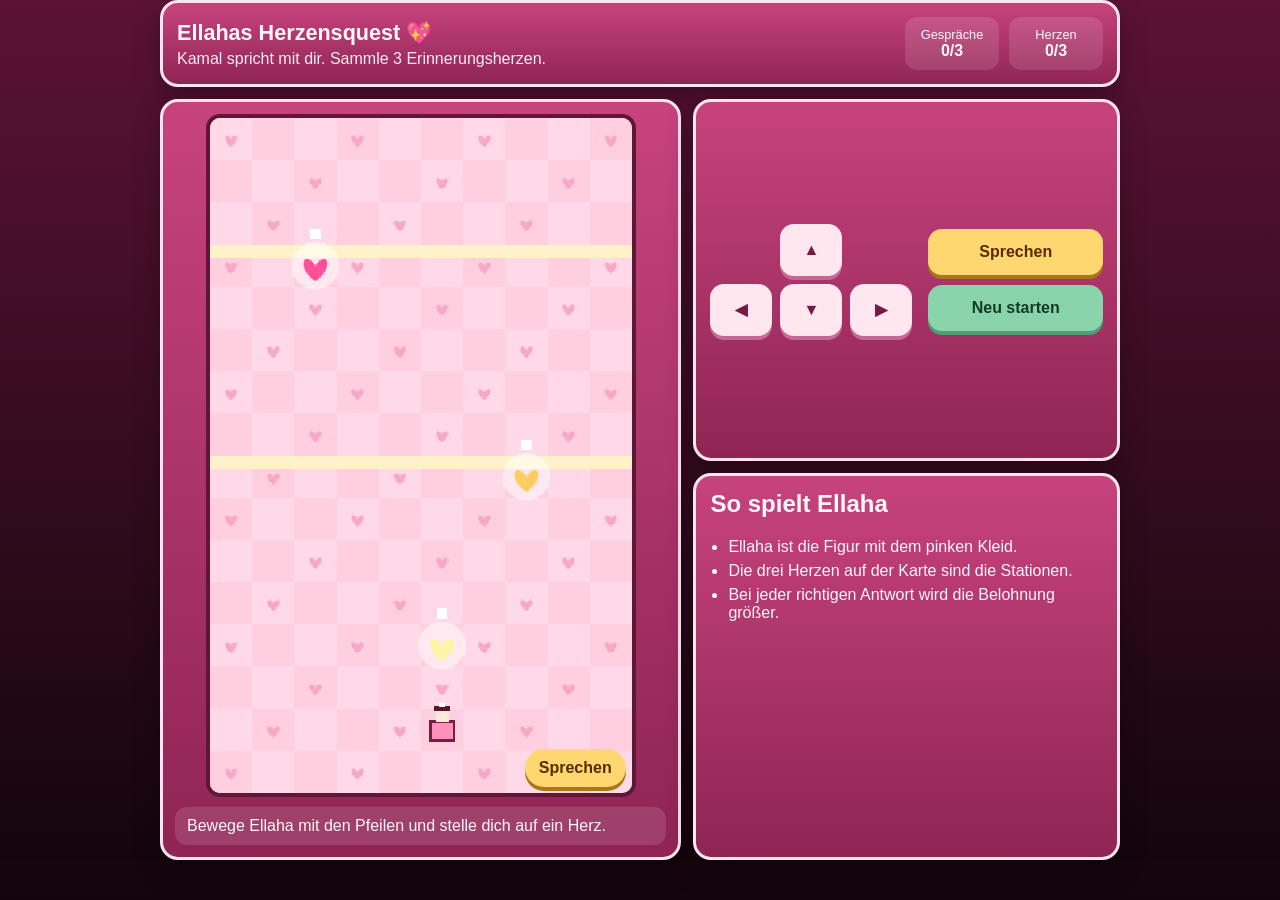
<file: index.html>
<!doctype html>
<html lang="de">
<head>
  <meta charset="UTF-8">
  <meta name="viewport" content="width=device-width, initial-scale=1, viewport-fit=cover">
  <meta name="theme-color" content="#c93c77">
  <title>Ellahas Herzensquest</title>
  <link rel="stylesheet" href="style.css">
</head>
<body>
  <div class="app">
    <header class="topbar">
      <div>
        <h1>Ellahas Herzensquest 💖</h1>
        <p>Kamal spricht mit dir. Sammle 3 Erinnerungsherzen.</p>
      </div>
      <div class="stats">
        <div><span>Gespräche</span><strong id="talkCount">0/3</strong></div>
        <div><span>Herzen</span><strong id="heartCount">0/3</strong></div>
      </div>
    </header>

    <main class="layout">
      <section class="gameCard">
        <div class="canvasWrap">
          <canvas id="game" width="320" height="512"></canvas>
          <button id="talkFloating" class="talkFloating" type="button">Sprechen</button>
        </div>
        <p class="hint" id="hint">Bewege Ellaha mit den Pfeilen und stelle dich auf ein Herz.</p>
      </section>

      <section class="controls">
        <div class="dpad">
          <button type="button" data-dir="up">▲</button>
          <div class="row">
            <button type="button" data-dir="left">◀</button>
            <button type="button" data-dir="down">▼</button>
            <button type="button" data-dir="right">▶</button>
          </div>
        </div>
        <div class="buttons">
          <button id="talkBtn" type="button" class="primary">Sprechen</button>
          <button id="resetBtn" type="button" class="secondary">Neu starten</button>
        </div>
      </section>

      <section class="info">
        <h2>So spielt Ellaha</h2>
        <ul>
          <li>Ellaha ist die Figur mit dem pinken Kleid.</li>
          <li>Die drei Herzen auf der Karte sind die Stationen.</li>
          <li>Bei jeder richtigen Antwort wird die Belohnung größer.</li>
        </ul>
      </section>
    </main>
  </div>

  <div class="overlay hidden" id="dialogOverlay">
    <div class="modal">
      <h2>Kamal zu Ellaha</h2>
      <p id="dialogText"></p>
      <form id="answerForm">
        <p class="question" id="questionText"></p>
        <div id="answerList" class="answers"></div>
        <button type="submit" class="primary full">Antwort bestätigen</button>
      </form>
      <button id="closeDialog" type="button" class="linkBtn">Schließen</button>
    </div>
  </div>

  <div class="overlay hidden" id="rewardOverlay">
    <div class="modal rewardModal">
      <div class="rewardHearts" id="rewardHearts"></div>
      <h2 id="rewardTitle"></h2>
      <p id="rewardText"></p>
    </div>
  </div>

  <div class="overlay hidden" id="endOverlay">
    <div class="modal">
      <h2>Alles Gute zum Geburtstag, Ellaha 💝</h2>
      <p id="endText"></p>
      <div class="letter">
        <p>Meine liebe Ellaha,</p>
        <p>du bist mein schönstes Abenteuer. Danke für jeden Moment mit dir.</p>
        <p>In Liebe,<br><strong>Kamal</strong></p>
      </div>
      <button id="playAgain" type="button" class="primary full">Nochmal spielen</button>
    </div>
  </div>

  <script src="script.js"></script>
</body>
</html>
</file>
<file: style.css>
:root{
  --bg1:#5b1235;
  --bg2:#14050d;
  --panel:#8f2554;
  --panel2:#c7437d;
  --line:#ffe5ef;
  --text:#fff7fb;
  --gold:#ffd770;
  --green:#89d4aa;
}
*{box-sizing:border-box;-webkit-tap-highlight-color:transparent}
html,body{margin:0;min-height:100%;font-family:Arial,Helvetica,sans-serif;background:linear-gradient(180deg,var(--bg1),var(--bg2));color:var(--text)}
body{padding:env(safe-area-inset-top) 10px env(safe-area-inset-bottom)}
button,input{font:inherit}
.app{max-width:960px;margin:0 auto}
.topbar,.gameCard,.controls,.info,.modal{background:linear-gradient(180deg,var(--panel2),var(--panel));border:3px solid var(--line);border-radius:18px;box-shadow:0 10px 28px rgba(0,0,0,.28)}
.topbar{padding:14px;display:flex;gap:12px;justify-content:space-between;align-items:center;margin-bottom:12px}
.topbar h1{margin:0 0 4px;font-size:1.35rem}
.topbar p{margin:0;opacity:.95}
.stats{display:flex;gap:10px;flex-wrap:wrap}
.stats div{background:rgba(255,255,255,.12);padding:10px 12px;border-radius:12px;min-width:94px;text-align:center}
.stats span{display:block;font-size:.8rem}
.layout{display:grid;gap:12px}
.gameCard{padding:12px}
.canvasWrap{position:relative;max-width:430px;margin:0 auto}
#game{display:block;width:100%;height:auto;border-radius:14px;border:4px solid #5f1738;background:#ffc3d8;image-rendering:pixelated}
.talkFloating{position:absolute;right:10px;bottom:10px;border:0;border-radius:999px;background:var(--gold);color:#5b2a00;padding:10px 14px;font-weight:700;box-shadow:0 4px 0 #a67816}
.hint{margin:10px 0 0;background:rgba(255,255,255,.12);padding:10px 12px;border-radius:12px}
.controls{padding:14px;display:flex;gap:16px;justify-content:space-between;align-items:center}
.dpad{display:flex;flex-direction:column;gap:8px;align-items:center}
.row{display:flex;gap:8px}
.dpad button,.primary,.secondary{border:0;border-radius:14px;font-weight:700}
.dpad button{width:62px;height:52px;background:#ffe6ef;color:#7a1742;box-shadow:0 4px 0 #c66892}
.buttons{display:flex;flex-direction:column;gap:10px;flex:1}
.primary{background:var(--gold);color:#5b2a00;padding:14px 16px;box-shadow:0 4px 0 #a67816}
.secondary{background:var(--green);color:#143b28;padding:14px 16px;box-shadow:0 4px 0 #4f9f75}
.full{width:100%}
.info{padding:14px}
.info h2{margin-top:0}
.info ul{padding-left:18px;margin:0}
.info li{margin:6px 0}
button:active{transform:translateY(2px)}
.overlay{position:fixed;inset:0;background:rgba(0,0,0,.55);display:grid;place-items:center;padding:14px;z-index:30}
.hidden{display:none}
.modal{width:min(100%,560px);padding:18px}
.modal h2{margin-top:0}
.answers{display:grid;gap:10px;margin:14px 0}
.answer{display:flex;gap:10px;align-items:flex-start;background:rgba(255,255,255,.12);padding:12px;border-radius:12px}
.question{font-weight:700}
.linkBtn{background:none;border:0;color:var(--text);text-decoration:underline;padding:8px 0 0}
.rewardModal{text-align:center}
.rewardHearts{font-size:2rem;letter-spacing:3px;margin-bottom:8px}
.letter{background:rgba(255,255,255,.12);padding:12px;border-radius:12px;margin:12px 0}
@media (min-width:860px){.layout{grid-template-columns:1.1fr .9fr}.gameCard{grid-row:span 2}}
@media (max-width:520px){.topbar{flex-direction:column;align-items:flex-start}.controls{flex-direction:row;align-items:stretch}}
</file>
